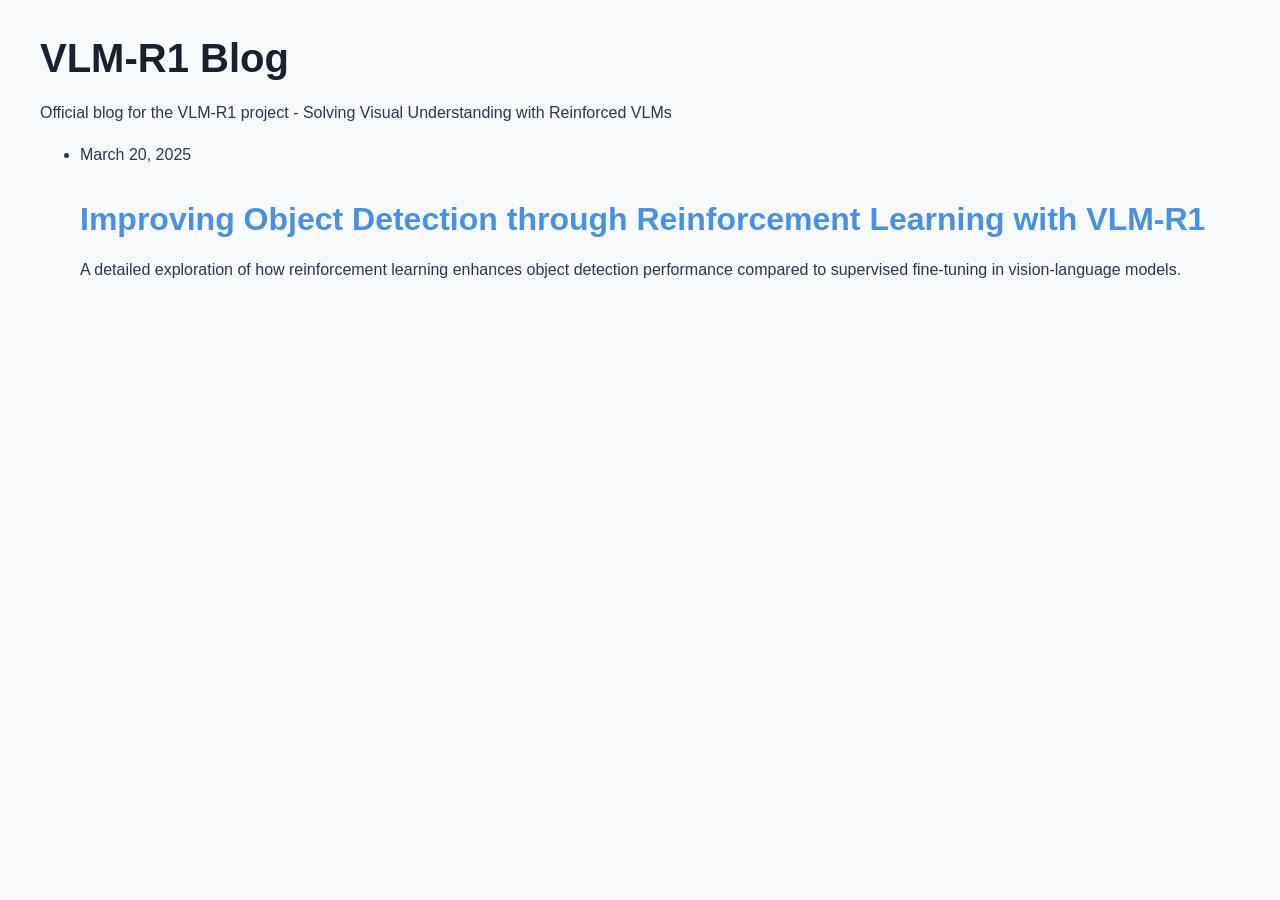
<file: index.html>
<!DOCTYPE html>
<html lang="en">
<head>
    <meta charset="UTF-8">
    <meta name="viewport" content="width=device-width, initial-scale=1.0">
    <title>VLM-R1 Blog</title>
    <link rel="stylesheet" href="css/index-styles.css">
</head>
<body>
    <header>
        <h1>VLM-R1 Blog</h1>
        <p>Official blog for the VLM-R1 project - Solving Visual Understanding with Reinforced VLMs</p>
    </header>

    <main>
        <ul class="blog-list">
            <li>
                <span class="date">March 20, 2025</span>
                <h2><a href="2025_03_20.html">Improving Object Detection through Reinforcement Learning with VLM-R1</a></h2>
                <p>A detailed exploration of how reinforcement learning enhances object detection performance compared to supervised fine-tuning in vision-language models.</p>
            </li>
        </ul>
    </main>
</body>
</html>
</file>
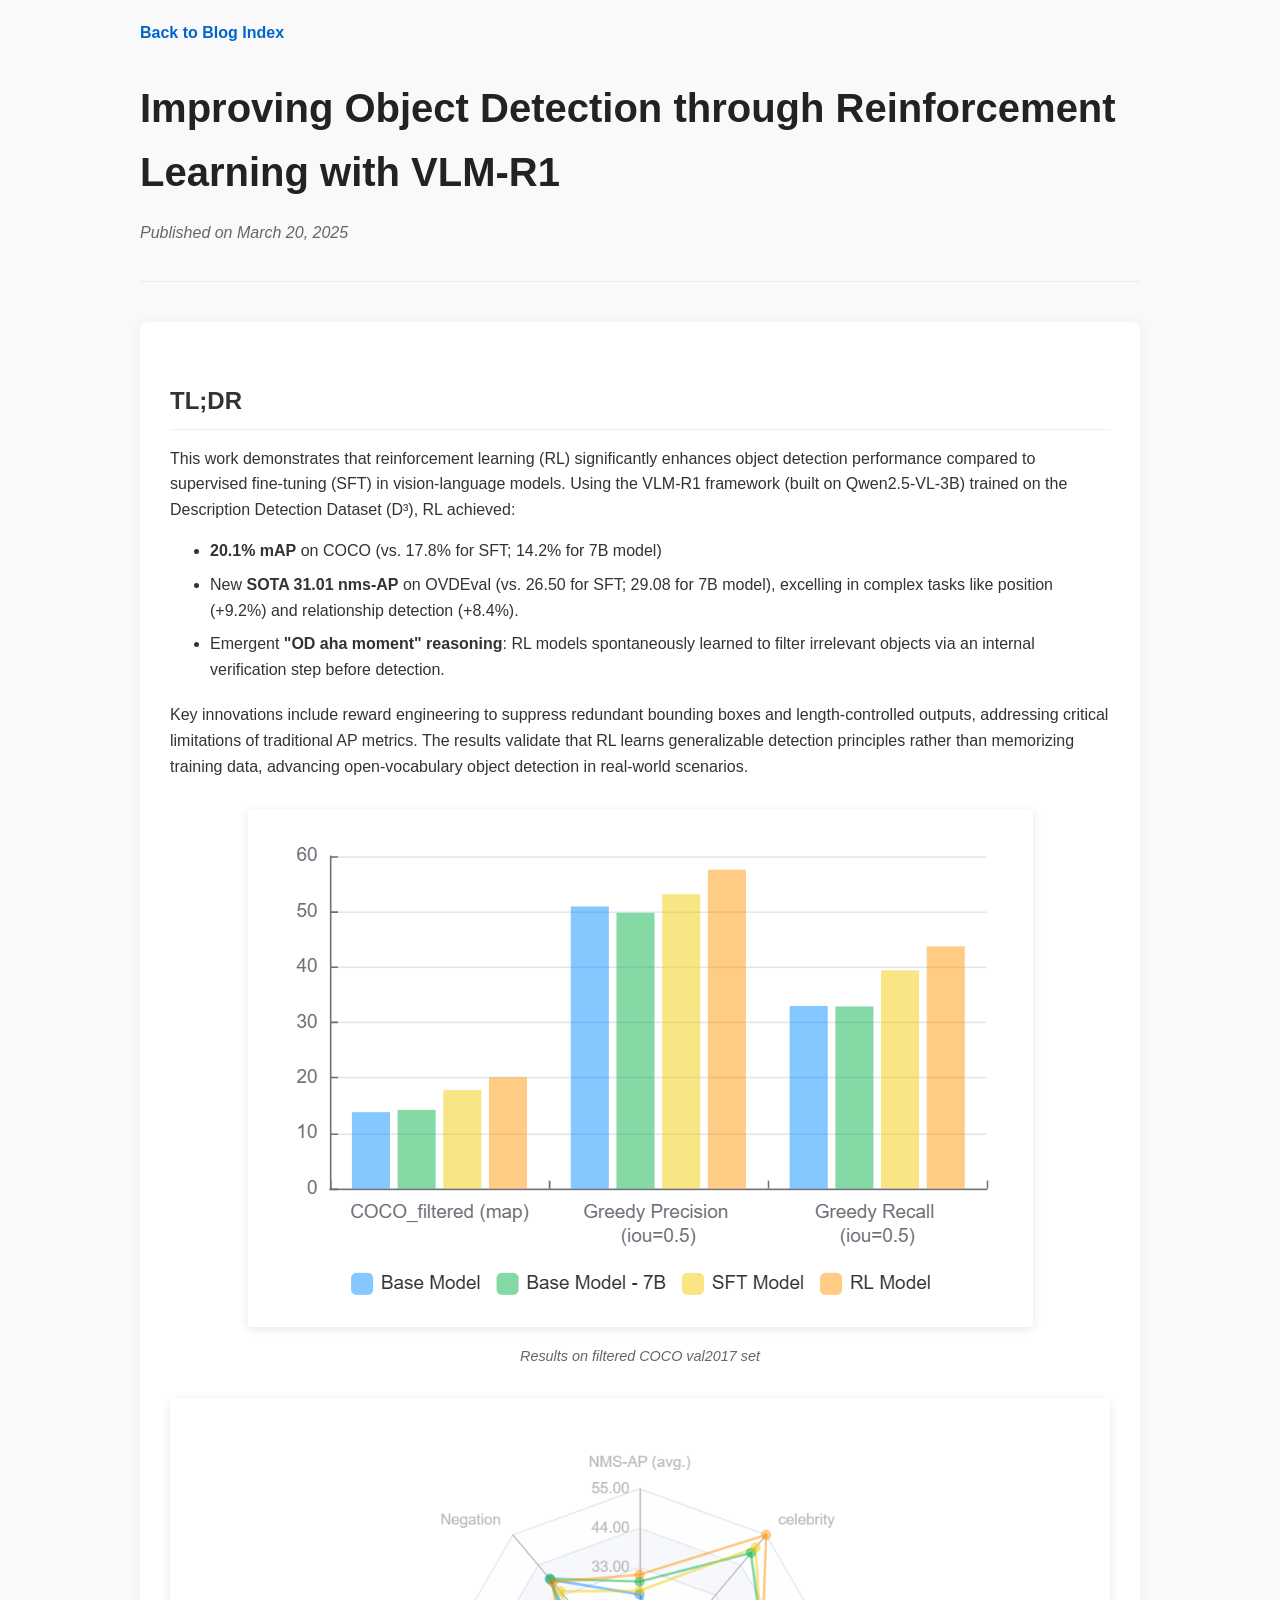
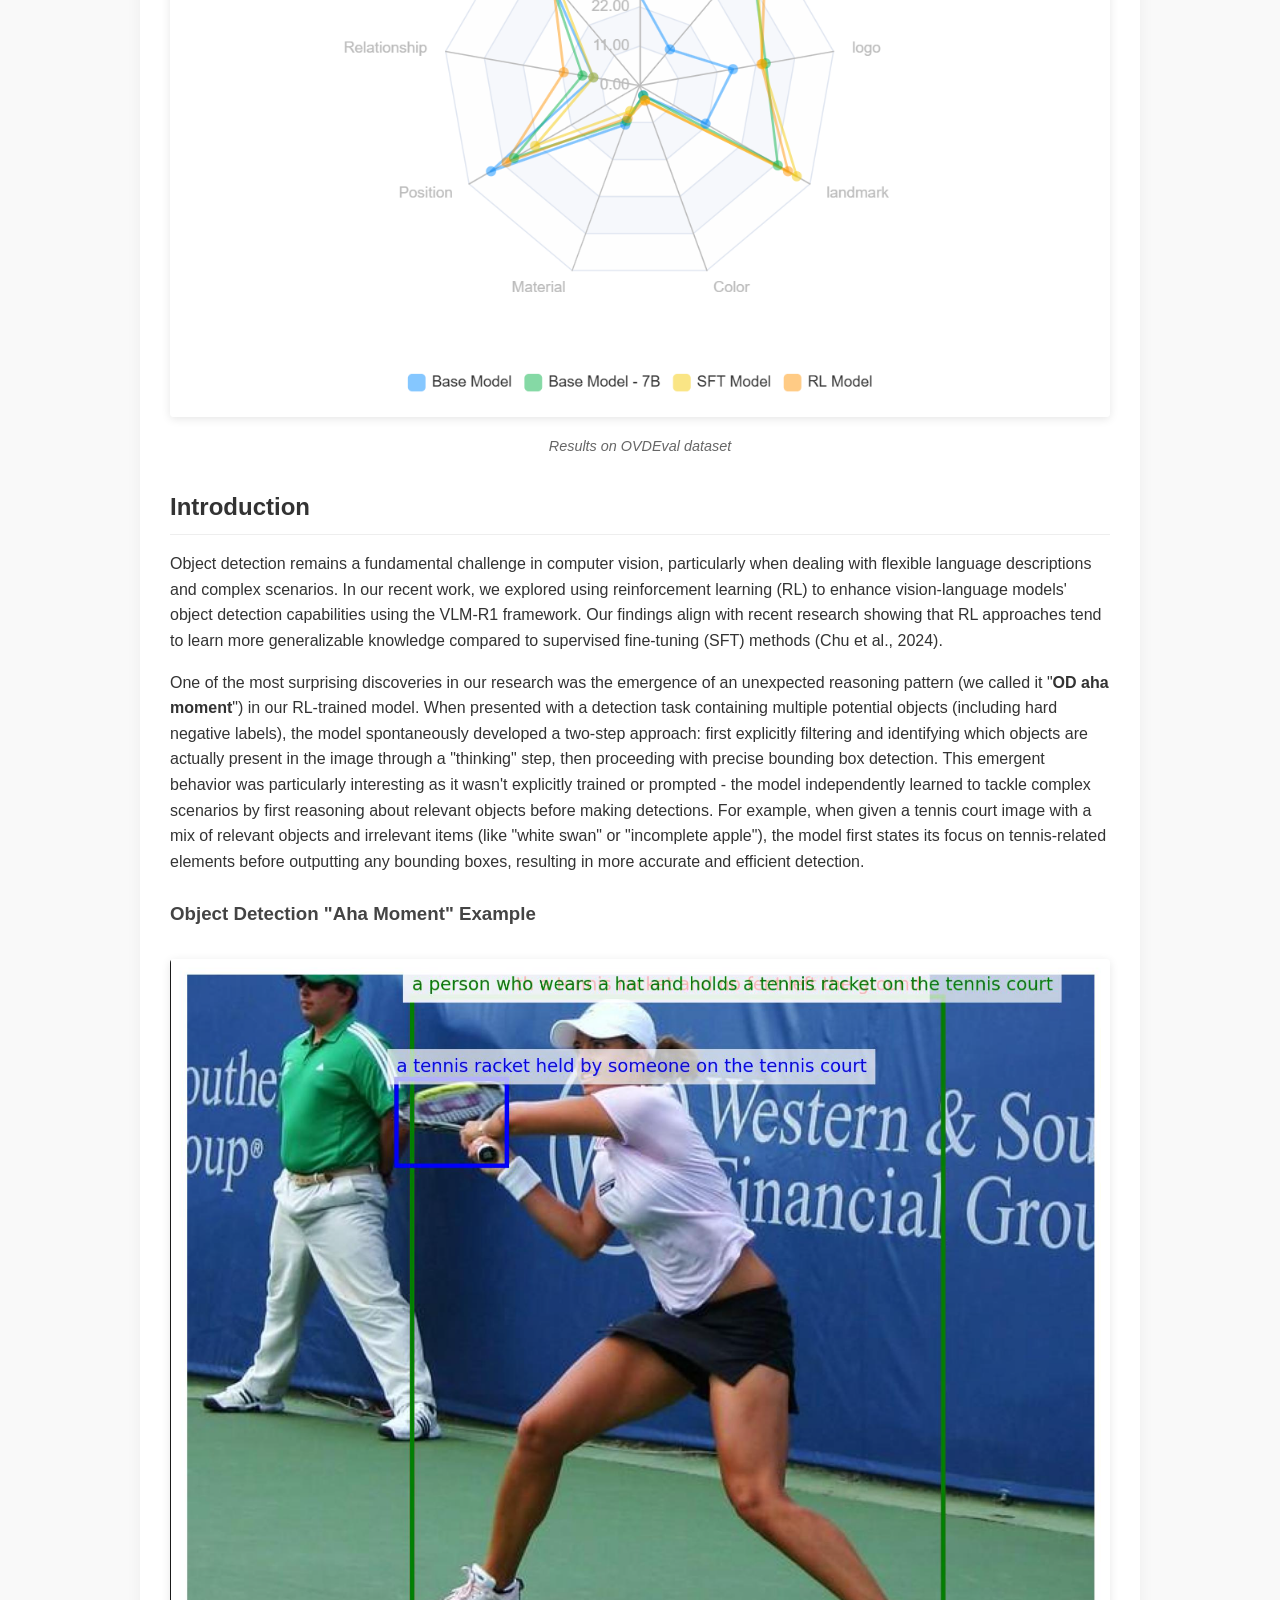
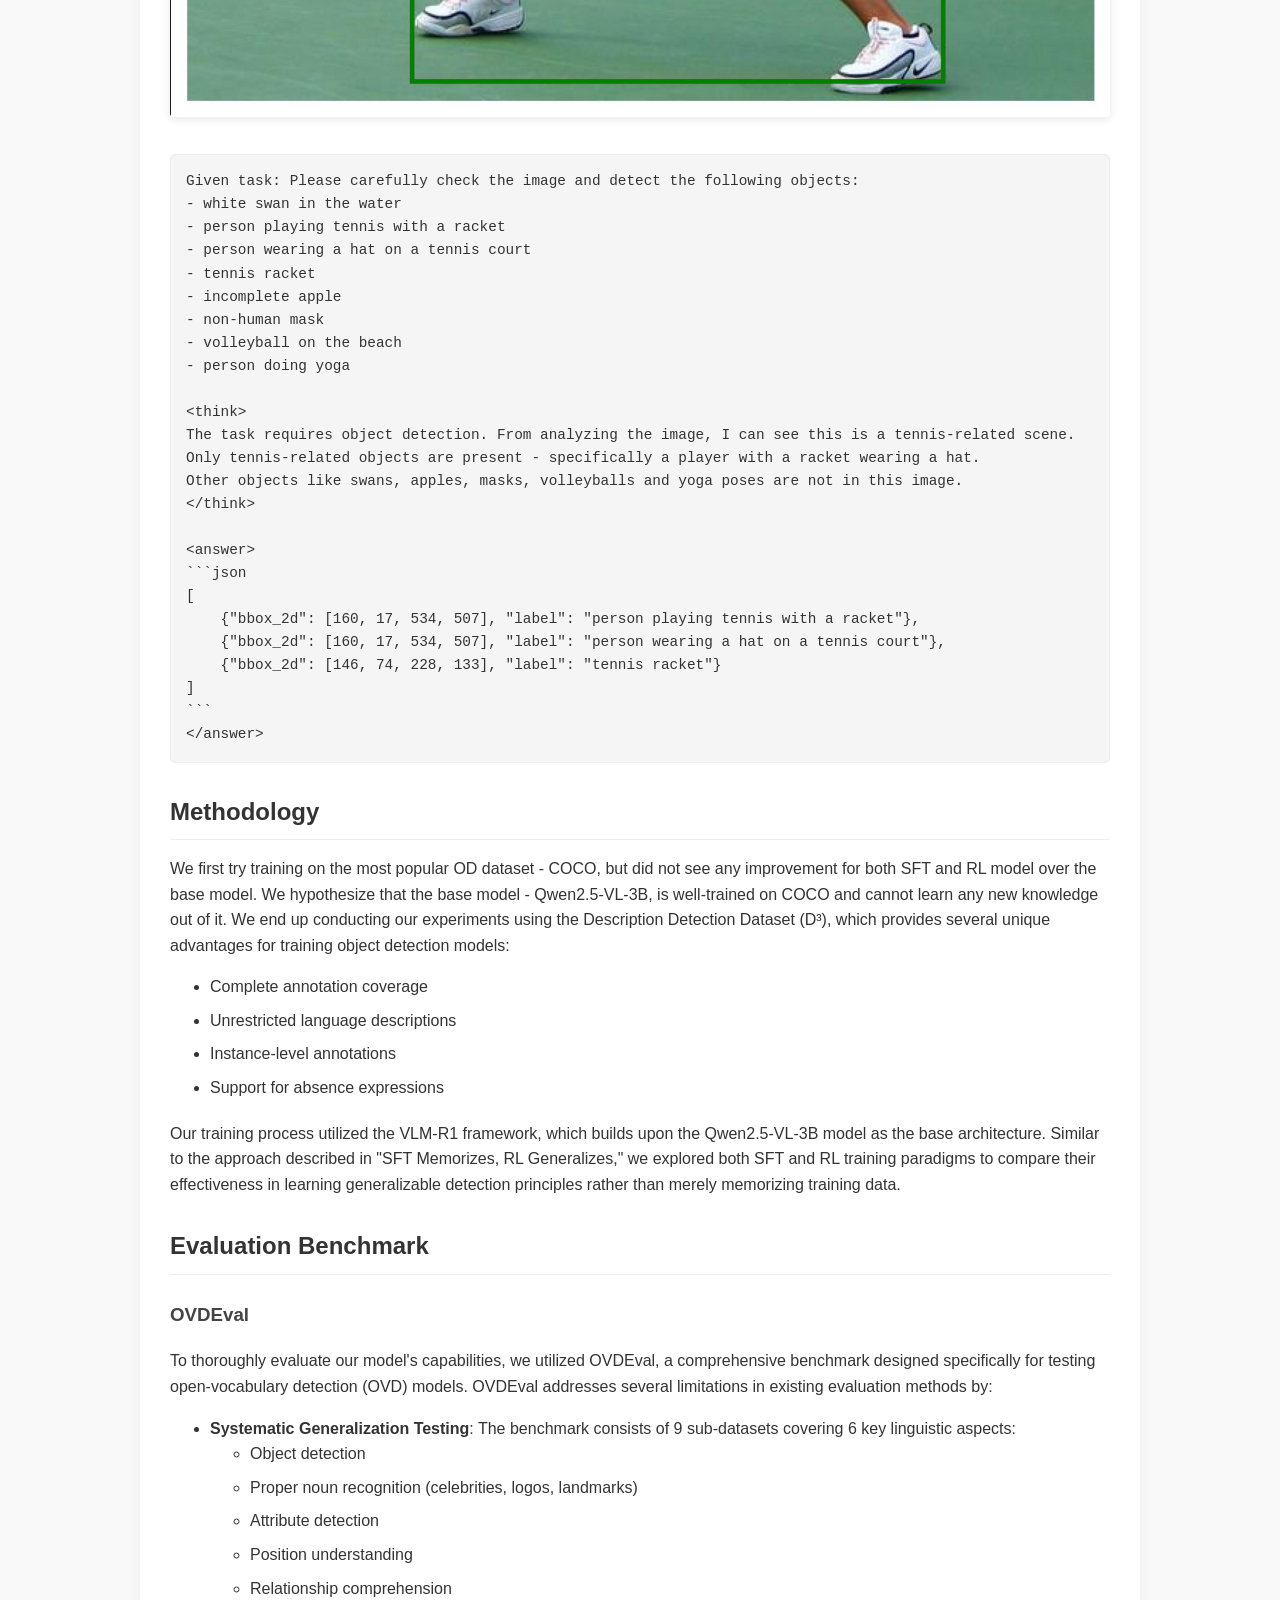
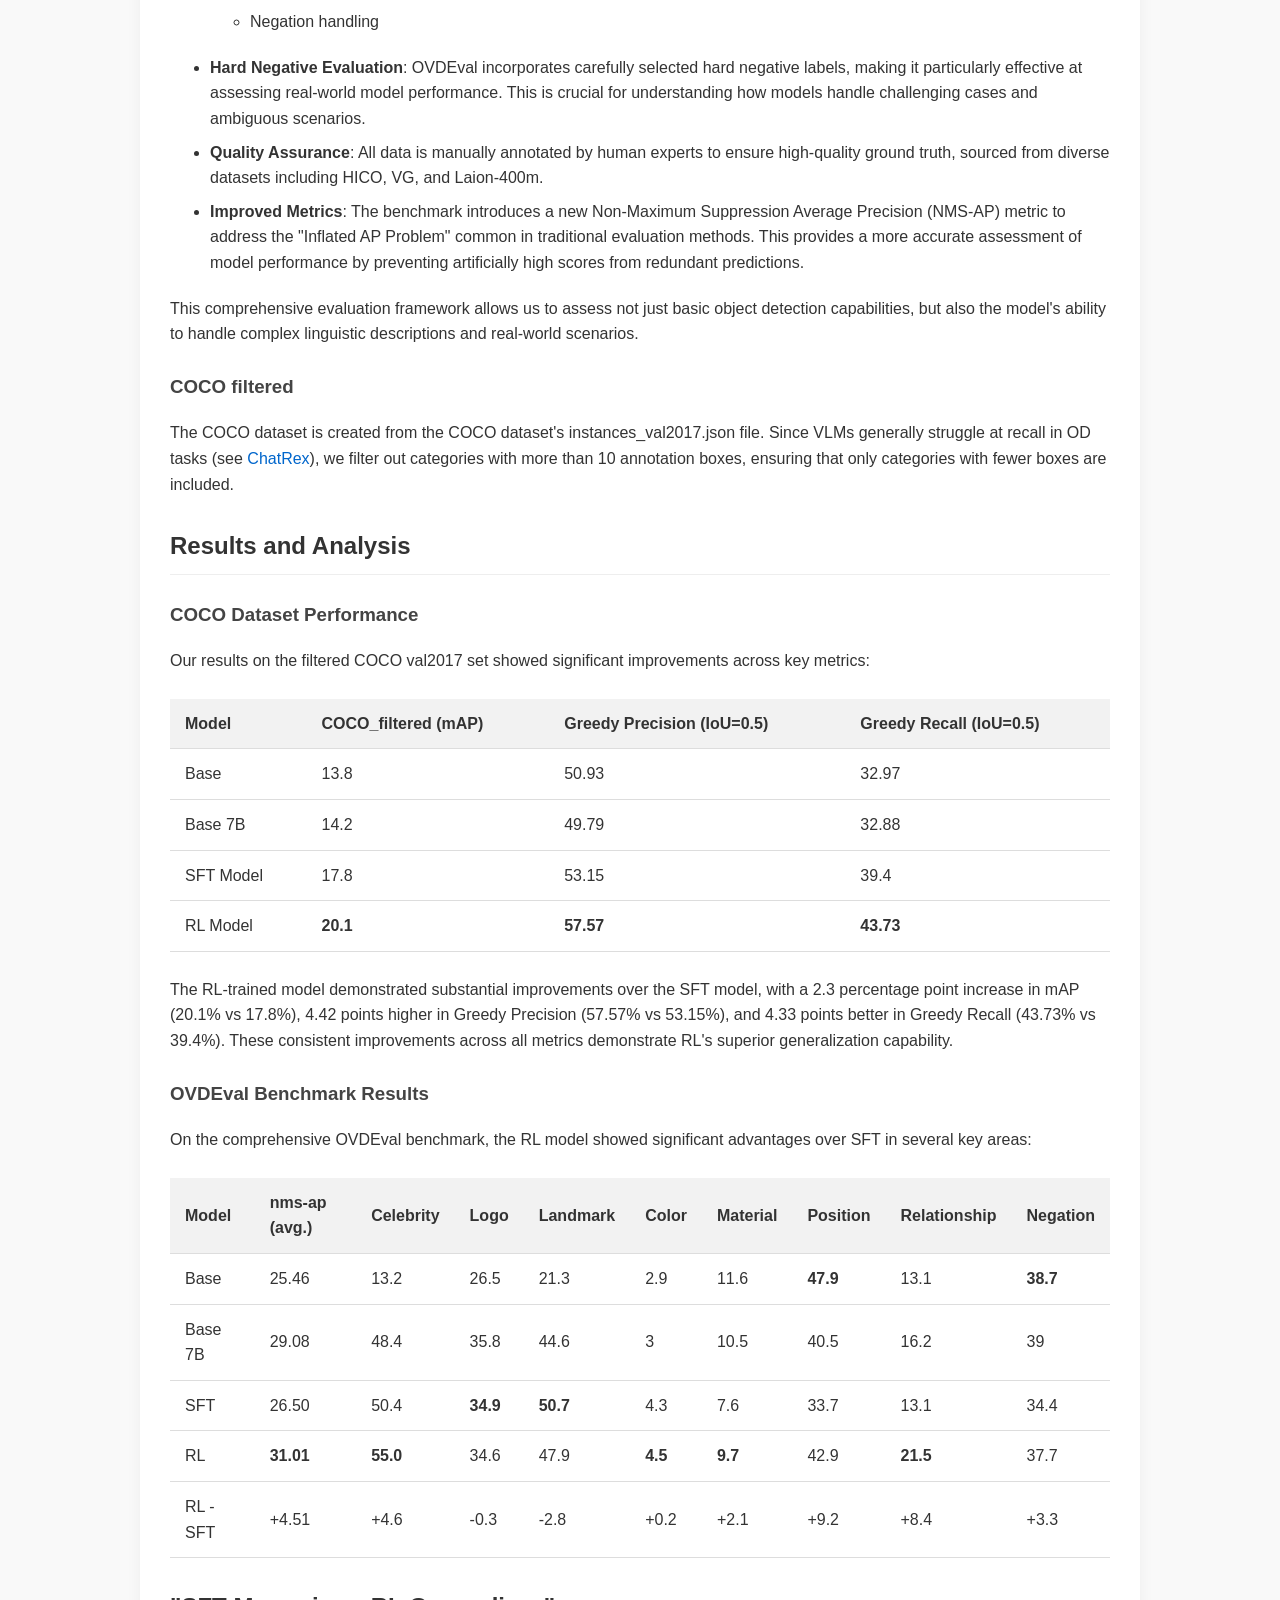
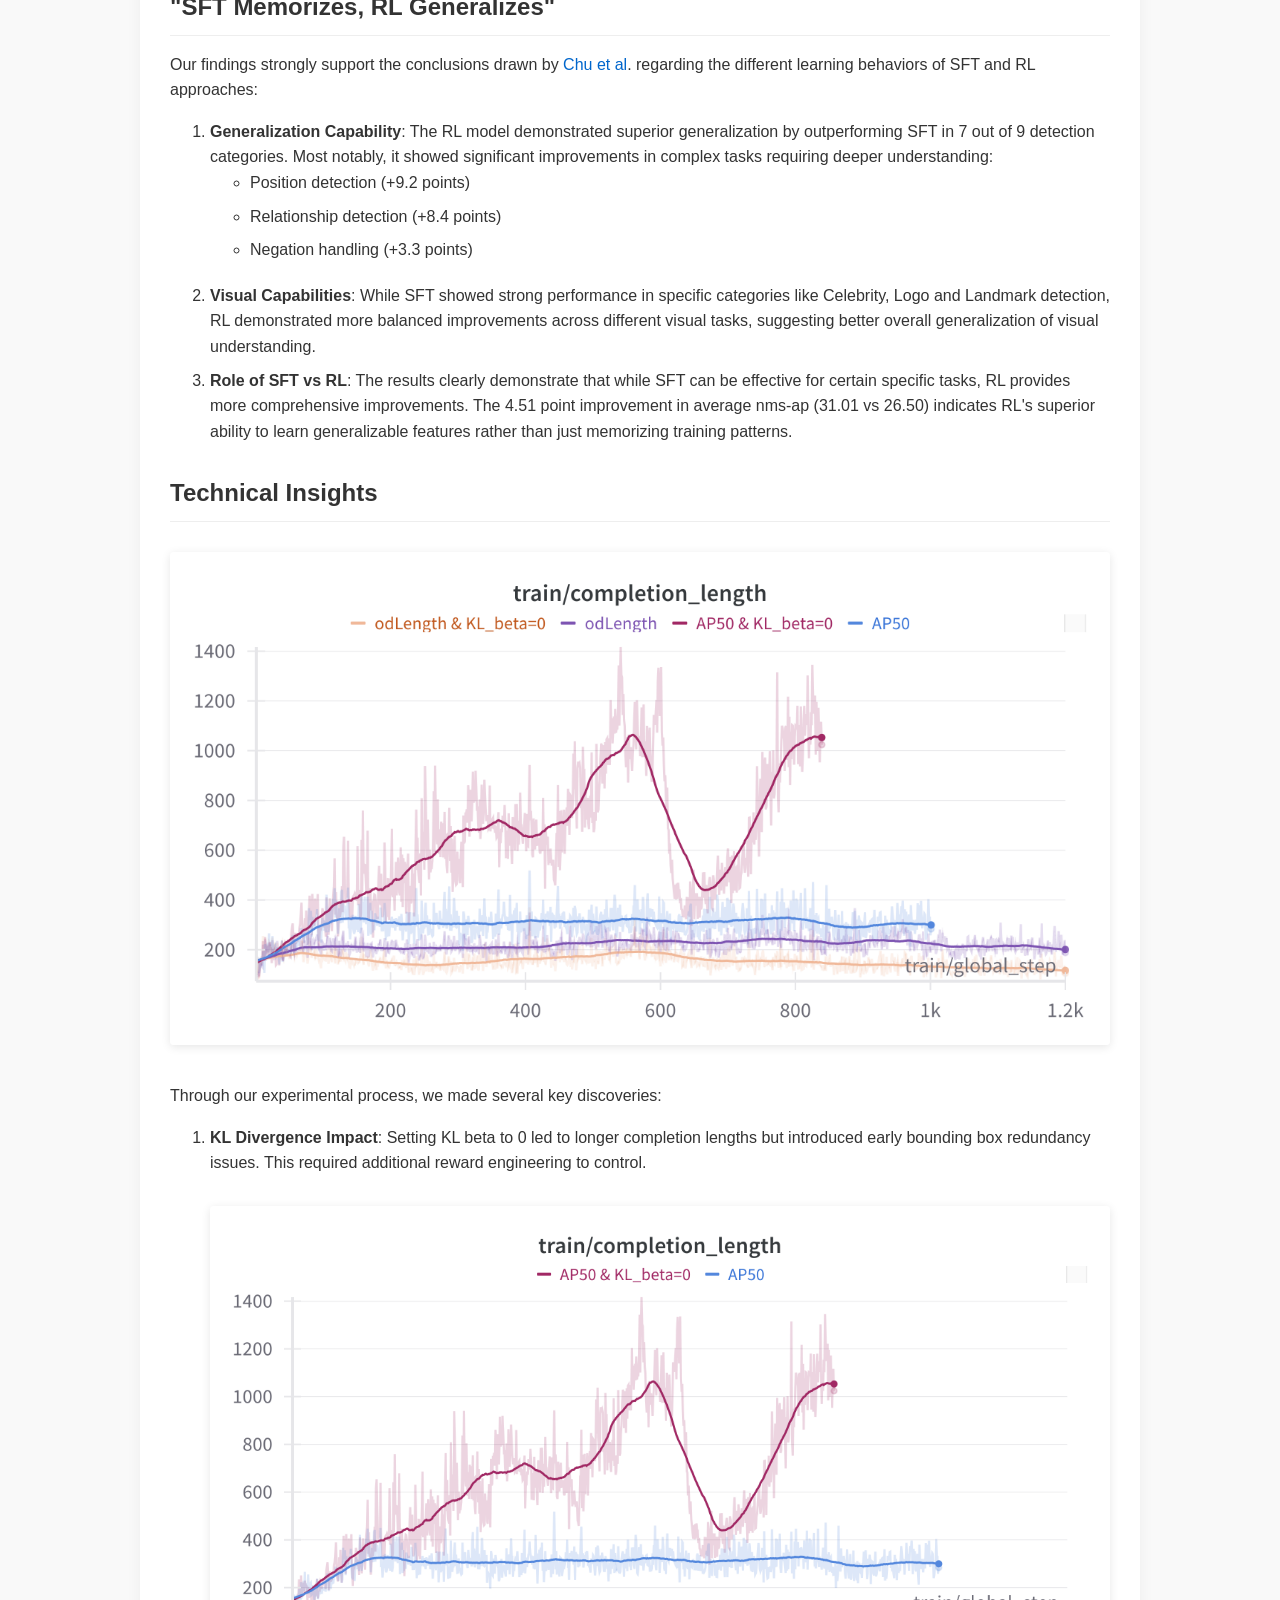
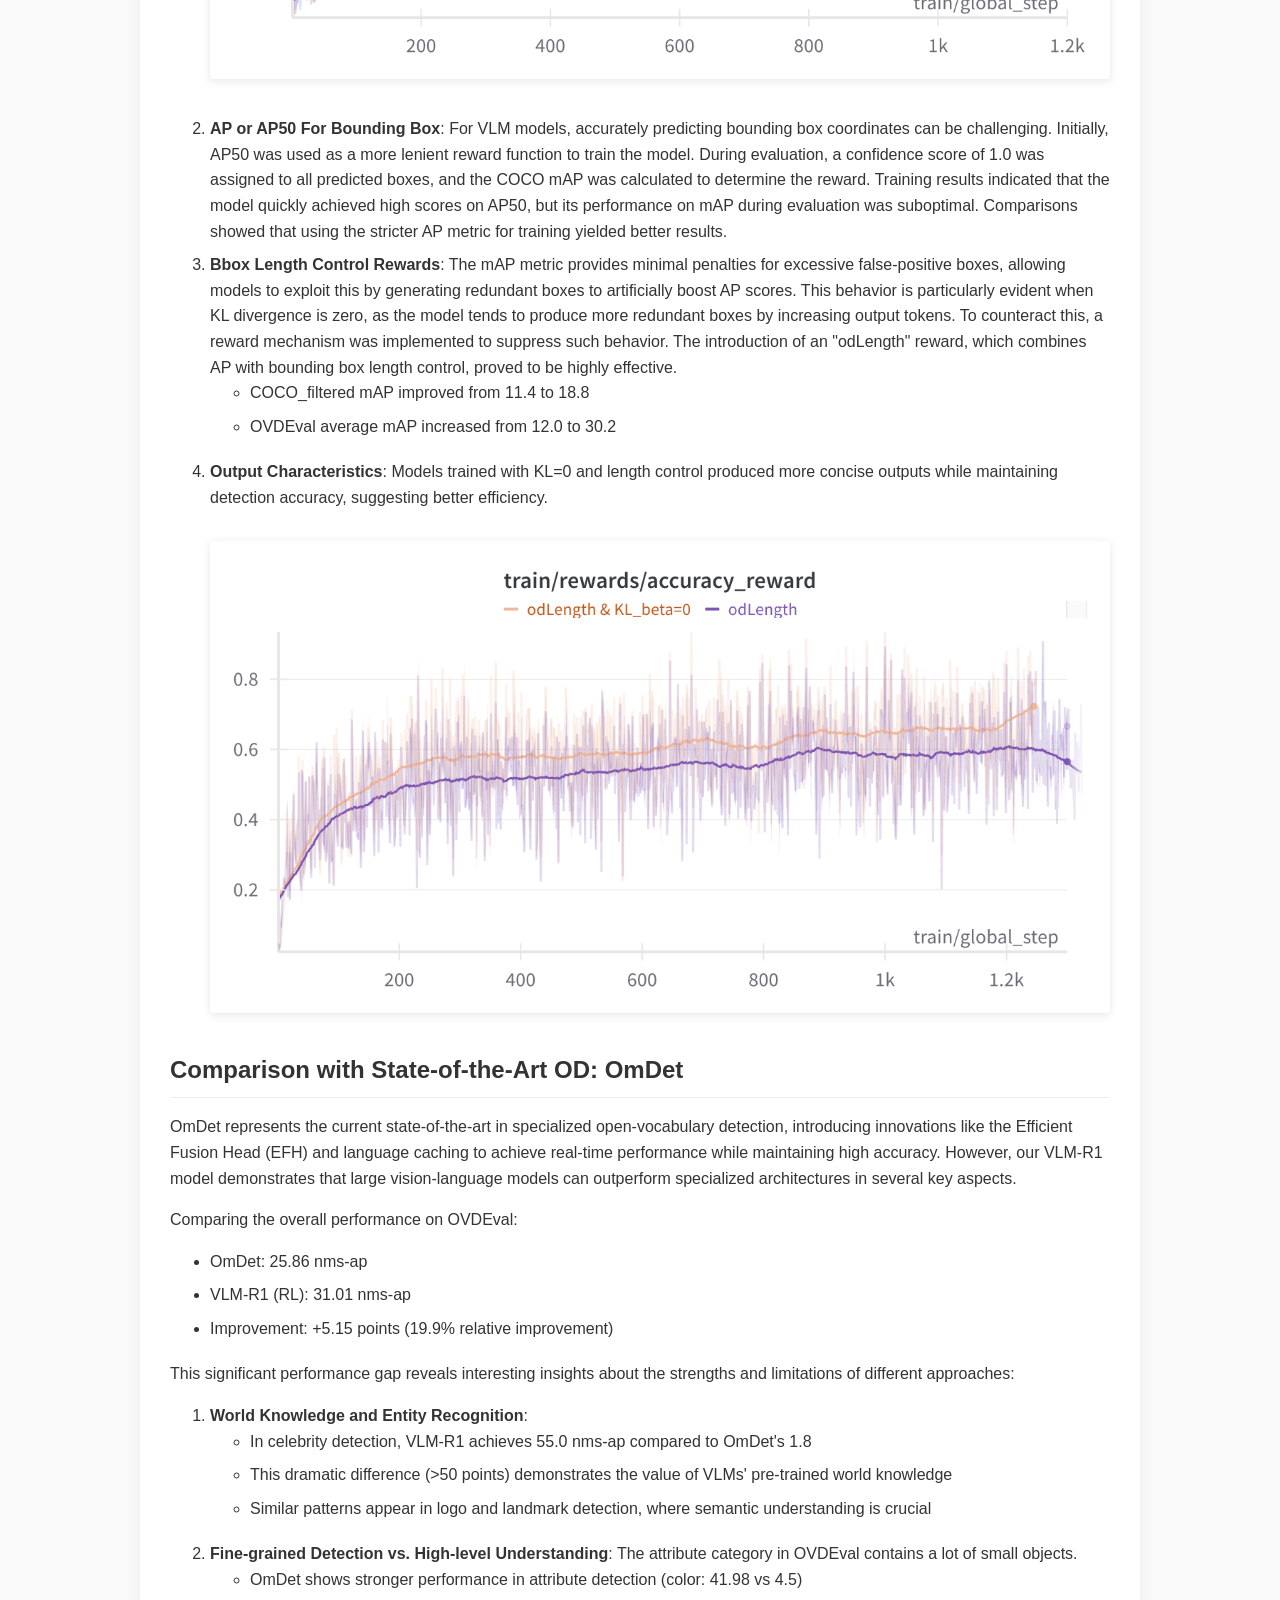
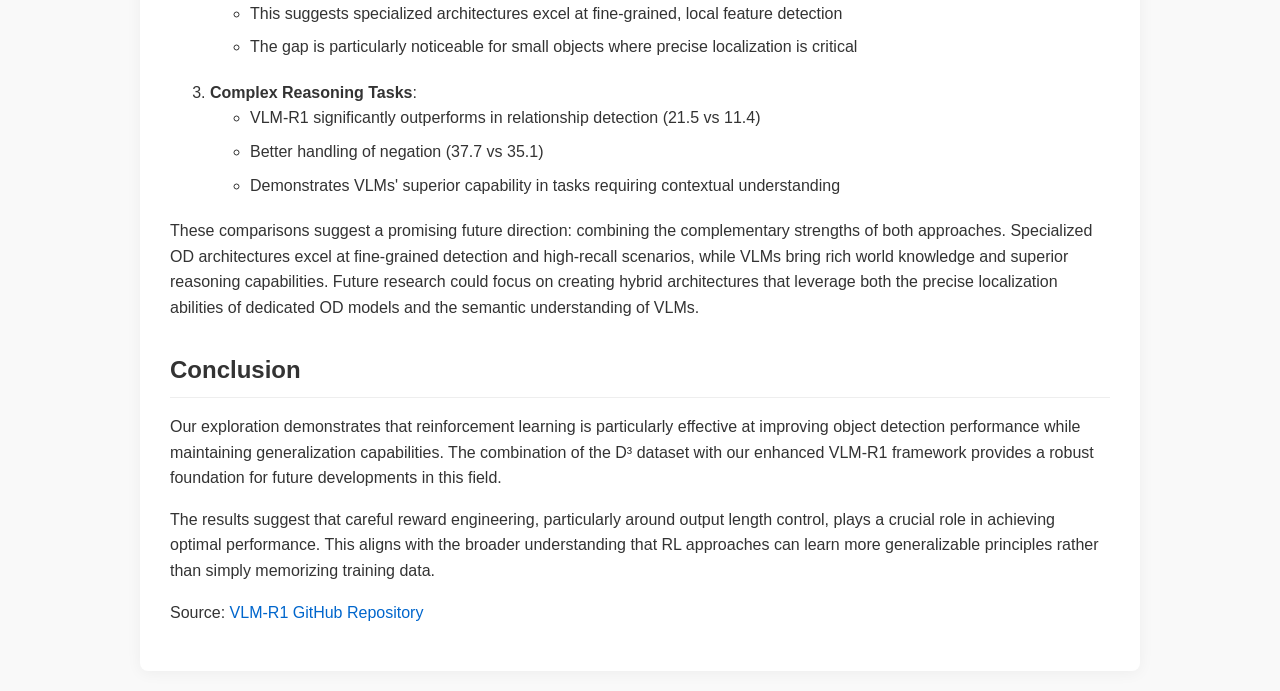
<file: 2025_03_20.html>
<!DOCTYPE html>
<html lang="en">
<head>
    <meta charset="UTF-8">
    <meta name="viewport" content="width=device-width, initial-scale=1.0">
    <title>Improving Object Detection through Reinforcement Learning with VLM-R1</title>
    <link rel="stylesheet" href="css/blog-styles.css">
</head>
<body>
    <nav>
        <a href="index.html">Back to Blog Index</a>
    </nav>
    
    <header>
        <h1>Improving Object Detection through Reinforcement Learning with VLM-R1</h1>
        <p><em>Published on March 20, 2025</em></p>
    </header>

    <main>
        <h2>TL;DR</h2>
        <p>This work demonstrates that reinforcement learning (RL) significantly enhances object detection performance compared to supervised fine-tuning (SFT) in vision-language models. Using the VLM-R1 framework (built on Qwen2.5-VL-3B) trained on the Description Detection Dataset (D³), RL achieved:</p>
        <ul>
            <li><strong>20.1% mAP</strong> on COCO (vs. 17.8% for SFT; 14.2% for 7B model)</li>
            <li>New <strong>SOTA 31.01 nms-AP</strong> on OVDEval (vs. 26.50 for SFT; 29.08 for 7B model), excelling in complex tasks like position (+9.2%) and relationship detection (+8.4%).</li>
            <li>Emergent <strong>"OD aha moment" reasoning</strong>: RL models spontaneously learned to filter irrelevant objects via an internal verification step before detection.</li>
        </ul>

        <p>Key innovations include reward engineering to suppress redundant bounding boxes and length-controlled outputs, addressing critical limitations of traditional AP metrics. The results validate that RL learns generalizable detection principles rather than memorizing training data, advancing open-vocabulary object detection in real-world scenarios.</p>

        <div class="image-container">
            <img src="images/coco_overall.v2.png" alt="COCO results">
            <p><em>Results on filtered COCO val2017 set</em></p>
        </div>

        <div class="image-container">
            <img src="images/ovdeval_overall.v2.png" alt="OVDEval results">
            <p><em>Results on OVDEval dataset</em></p>
        </div>

        <h2>Introduction</h2>
        <p>Object detection remains a fundamental challenge in computer vision, particularly when dealing with flexible language descriptions and complex scenarios. In our recent work, we explored using reinforcement learning (RL) to enhance vision-language models' object detection capabilities using the VLM-R1 framework. Our findings align with recent research showing that RL approaches tend to learn more generalizable knowledge compared to supervised fine-tuning (SFT) methods (Chu et al., 2024).</p>

        <p>One of the most surprising discoveries in our research was the emergence of an unexpected reasoning pattern (we called it "<strong>OD aha moment</strong>") in our RL-trained model. When presented with a detection task containing multiple potential objects (including hard negative labels), the model spontaneously developed a two-step approach: first explicitly filtering and identifying which objects are actually present in the image through a "thinking" step, then proceeding with precise bounding box detection. This emergent behavior was particularly interesting as it wasn't explicitly trained or prompted - the model independently learned to tackle complex scenarios by first reasoning about relevant objects before making detections. For example, when given a tennis court image with a mix of relevant objects and irrelevant items (like "white swan" or "incomplete apple"), the model first states its focus on tennis-related elements before outputting any bounding boxes, resulting in more accurate and efficient detection.</p>

        <h3>Object Detection "Aha Moment" Example</h3>
        <div class="image-container">
            <img src="images/tennis_example.png" alt="Tennis court image example">
        </div>

        <pre><code>Given task: Please carefully check the image and detect the following objects: 
- white swan in the water
- person playing tennis with a racket
- person wearing a hat on a tennis court
- tennis racket
- incomplete apple
- non-human mask
- volleyball on the beach
- person doing yoga

&lt;think&gt;
The task requires object detection. From analyzing the image, I can see this is a tennis-related scene. 
Only tennis-related objects are present - specifically a player with a racket wearing a hat. 
Other objects like swans, apples, masks, volleyballs and yoga poses are not in this image.
&lt;/think&gt;

&lt;answer&gt;
```json
[
    {"bbox_2d": [160, 17, 534, 507], "label": "person playing tennis with a racket"},
    {"bbox_2d": [160, 17, 534, 507], "label": "person wearing a hat on a tennis court"},
    {"bbox_2d": [146, 74, 228, 133], "label": "tennis racket"}
]
```
&lt;/answer&gt;</code></pre>

        <h2>Methodology</h2>
        <p>We first try training on the most popular OD dataset - COCO, but did not see any improvement for both SFT and RL model over the base model. We hypothesize that the base model - Qwen2.5-VL-3B, is well-trained on COCO and cannot learn any new knowledge out of it. We end up conducting our experiments using the Description Detection Dataset (D³), which provides several unique advantages for training object detection models:</p>
        
        <ul>
            <li>Complete annotation coverage</li>
            <li>Unrestricted language descriptions</li>
            <li>Instance-level annotations</li>
            <li>Support for absence expressions</li>
        </ul>

        <p>Our training process utilized the VLM-R1 framework, which builds upon the Qwen2.5-VL-3B model as the base architecture. Similar to the approach described in "SFT Memorizes, RL Generalizes," we explored both SFT and RL training paradigms to compare their effectiveness in learning generalizable detection principles rather than merely memorizing training data.</p>

        <h2>Evaluation Benchmark</h2>
        <h3>OVDEval</h3>
        <p>To thoroughly evaluate our model's capabilities, we utilized OVDEval, a comprehensive benchmark designed specifically for testing open-vocabulary detection (OVD) models. OVDEval addresses several limitations in existing evaluation methods by:</p>
        
        <ul>
            <li><strong>Systematic Generalization Testing</strong>: The benchmark consists of 9 sub-datasets covering 6 key linguistic aspects:
                <ul>
                    <li>Object detection</li>
                    <li>Proper noun recognition (celebrities, logos, landmarks)</li>
                    <li>Attribute detection</li>
                    <li>Position understanding</li>
                    <li>Relationship comprehension</li>
                    <li>Negation handling</li>
                </ul>
            </li>
            <li><strong>Hard Negative Evaluation</strong>: OVDEval incorporates carefully selected hard negative labels, making it particularly effective at assessing real-world model performance. This is crucial for understanding how models handle challenging cases and ambiguous scenarios.</li>
            <li><strong>Quality Assurance</strong>: All data is manually annotated by human experts to ensure high-quality ground truth, sourced from diverse datasets including HICO, VG, and Laion-400m.</li>
            <li><strong>Improved Metrics</strong>: The benchmark introduces a new Non-Maximum Suppression Average Precision (NMS-AP) metric to address the "Inflated AP Problem" common in traditional evaluation methods. This provides a more accurate assessment of model performance by preventing artificially high scores from redundant predictions.</li>
        </ul>

        <p>This comprehensive evaluation framework allows us to assess not just basic object detection capabilities, but also the model's ability to handle complex linguistic descriptions and real-world scenarios.</p>

        <h3>COCO filtered</h3>
        <p>The COCO dataset is created from the COCO dataset's instances_val2017.json file. Since VLMs generally struggle at recall in OD tasks (see <a href="https://arxiv.org/pdf/2411.18363">ChatRex</a>), we filter out categories with more than 10 annotation boxes, ensuring that only categories with fewer boxes are included.</p>

        <h2>Results and Analysis</h2>
        <h3>COCO Dataset Performance</h3>
        <p>Our results on the filtered COCO val2017 set showed significant improvements across key metrics:</p>

        <table>
            <thead>
                <tr>
                    <th>Model</th>
                    <th>COCO_filtered (mAP)</th>
                    <th>Greedy Precision (IoU=0.5)</th>
                    <th>Greedy Recall (IoU=0.5)</th>
                </tr>
            </thead>
            <tbody>
                <tr>
                    <td>Base</td>
                    <td>13.8</td>
                    <td>50.93</td>
                    <td>32.97</td>
                </tr>
                <tr>
                    <td>Base 7B</td>
                    <td>14.2</td>
                    <td>49.79</td>
                    <td>32.88</td>
                </tr>
                <tr>
                    <td>SFT Model</td>
                    <td>17.8</td>
                    <td>53.15</td>
                    <td>39.4</td>
                </tr>
                <tr>
                    <td>RL Model</td>
                    <td><strong>20.1</strong></td>
                    <td><strong>57.57</strong></td>
                    <td><strong>43.73</strong></td>
                </tr>
            </tbody>
        </table>

        <p>The RL-trained model demonstrated substantial improvements over the SFT model, with a 2.3 percentage point increase in mAP (20.1% vs 17.8%), 4.42 points higher in Greedy Precision (57.57% vs 53.15%), and 4.33 points better in Greedy Recall (43.73% vs 39.4%). These consistent improvements across all metrics demonstrate RL's superior generalization capability.</p>

        <h3>OVDEval Benchmark Results</h3>
        <p>On the comprehensive OVDEval benchmark, the RL model showed significant advantages over SFT in several key areas:</p>

        <table>
            <thead>
                <tr>
                    <th>Model</th>
                    <th><strong>nms-ap (avg.)</strong></th>
                    <th>Celebrity</th>
                    <th>Logo</th>
                    <th>Landmark</th>
                    <th>Color</th>
                    <th>Material</th>
                    <th>Position</th>
                    <th>Relationship</th>
                    <th>Negation</th>
                </tr>
            </thead>
            <tbody>
                <tr>
                    <td>Base</td>
                    <td>25.46</td>
                    <td>13.2</td>
                    <td>26.5</td>
                    <td>21.3</td>
                    <td>2.9</td>
                    <td>11.6</td>
                    <td><strong>47.9</strong></td>
                    <td>13.1</td>
                    <td><strong>38.7</strong></td>
                </tr>
                <tr>
                    <td>Base 7B</td>
                    <td>29.08</td>
                    <td>48.4</td>
                    <td>35.8</td>
                    <td>44.6</td>
                    <td>3</td>
                    <td>10.5</td>
                    <td>40.5</td>
                    <td>16.2</td>
                    <td>39</td>
                </tr>
                <tr>
                    <td>SFT</td>
                    <td>26.50</td>
                    <td>50.4</td>
                    <td><strong>34.9</strong></td>
                    <td><strong>50.7</strong></td>
                    <td>4.3</td>
                    <td>7.6</td>
                    <td>33.7</td>
                    <td>13.1</td>
                    <td>34.4</td>
                </tr>
                <tr>
                    <td>RL</td>
                    <td><strong>31.01</strong></td>
                    <td><strong>55.0</strong></td>
                    <td>34.6</td>
                    <td>47.9</td>
                    <td><strong>4.5</strong></td>
                    <td><strong>9.7</strong></td>
                    <td>42.9</td>
                    <td><strong>21.5</strong></td>
                    <td>37.7</td>
                </tr>
                <tr>
                    <td>RL - SFT</td>
                    <td>+4.51</td>
                    <td>+4.6</td>
                    <td>-0.3</td>
                    <td>-2.8</td>
                    <td>+0.2</td>
                    <td>+2.1</td>
                    <td>+9.2</td>
                    <td>+8.4</td>
                    <td>+3.3</td>
                </tr>
            </tbody>
        </table>

        <h2>"SFT Memorizes, RL Generalizes"</h2>
        <p>Our findings strongly support the conclusions drawn by <a href="https://arxiv.org/pdf/2501.17161">Chu et al</a>. regarding the different learning behaviors of SFT and RL approaches:</p>

        <ol>
            <li><strong>Generalization Capability</strong>: The RL model demonstrated superior generalization by outperforming SFT in 7 out of 9 detection categories. Most notably, it showed significant improvements in complex tasks requiring deeper understanding:
                <ul>
                    <li>Position detection (+9.2 points)</li>
                    <li>Relationship detection (+8.4 points)</li>
                    <li>Negation handling (+3.3 points)</li>
                </ul>
            </li>
            <li><strong>Visual Capabilities</strong>: While SFT showed strong performance in specific categories like Celebrity, Logo and Landmark detection, RL demonstrated more balanced improvements across different visual tasks, suggesting better overall generalization of visual understanding.</li>
            <li><strong>Role of SFT vs RL</strong>: The results clearly demonstrate that while SFT can be effective for certain specific tasks, RL provides more comprehensive improvements. The 4.51 point improvement in average nms-ap (31.01 vs 26.50) indicates RL's superior ability to learn generalizable features rather than just memorizing training patterns.</li>
        </ol>

        <h2>Technical Insights</h2>
        <div class="image-container">
            <img src="images/all_completion_length.png" alt="Completion length chart">
        </div>

        <p>Through our experimental process, we made several key discoveries:</p>

        <ol>
            <li><strong>KL Divergence Impact</strong>: Setting KL beta to 0 led to longer completion lengths but introduced early bounding box redundancy issues. This required additional reward engineering to control.
                <div class="image-container">
                    <img src="images/AP50kl0-AP50.png" alt="AP50kl0-AP50 chart">
                </div>
            </li>
            <li><strong>AP or AP50 For Bounding Box</strong>: For VLM models, accurately predicting bounding box coordinates can be challenging. Initially, AP50 was used as a more lenient reward function to train the model. During evaluation, a confidence score of 1.0 was assigned to all predicted boxes, and the COCO mAP was calculated to determine the reward. Training results indicated that the model quickly achieved high scores on AP50, but its performance on mAP during evaluation was suboptimal. Comparisons showed that using the stricter AP metric for training yielded better results.</li>
            <li><strong>Bbox Length Control Rewards</strong>: The mAP metric provides minimal penalties for excessive false-positive boxes, allowing models to exploit this by generating redundant boxes to artificially boost AP scores. This behavior is particularly evident when KL divergence is zero, as the model tends to produce more redundant boxes by increasing output tokens. To counteract this, a reward mechanism was implemented to suppress such behavior. The introduction of an "odLength" reward, which combines AP with bounding box length control, proved to be highly effective.
                <ul>
                    <li>COCO_filtered mAP improved from 11.4 to 18.8</li>
                    <li>OVDEval average mAP increased from 12.0 to 30.2</li>
                </ul>
            </li>
            <li><strong>Output Characteristics</strong>: Models trained with KL=0 and length control produced more concise outputs while maintaining detection accuracy, suggesting better efficiency.
                <div class="image-container">
                    <img src="images/W&B Chart 2025_3_19 15_27_45.png" alt="W&B Chart">
                </div>
            </li>
        </ol>

        <h2>Comparison with State-of-the-Art OD: OmDet</h2>
        <p>OmDet represents the current state-of-the-art in specialized open-vocabulary detection, introducing innovations like the Efficient Fusion Head (EFH) and language caching to achieve real-time performance while maintaining high accuracy. However, our VLM-R1 model demonstrates that large vision-language models can outperform specialized architectures in several key aspects.</p>

        <p>Comparing the overall performance on OVDEval:</p>
        <ul>
            <li>OmDet: 25.86 nms-ap</li>
            <li>VLM-R1 (RL): 31.01 nms-ap</li>
            <li>Improvement: +5.15 points (19.9% relative improvement)</li>
        </ul>

        <p>This significant performance gap reveals interesting insights about the strengths and limitations of different approaches:</p>

        <ol>
            <li><strong>World Knowledge and Entity Recognition</strong>:
                <ul>
                    <li>In celebrity detection, VLM-R1 achieves 55.0 nms-ap compared to OmDet's 1.8</li>
                    <li>This dramatic difference (>50 points) demonstrates the value of VLMs' pre-trained world knowledge</li>
                    <li>Similar patterns appear in logo and landmark detection, where semantic understanding is crucial</li>
                </ul>
            </li>
            <li><strong>Fine-grained Detection vs. High-level Understanding</strong>: The attribute category in OVDEval contains a lot of small objects.
                <ul>
                    <li>OmDet shows stronger performance in attribute detection (color: 41.98 vs 4.5)</li>
                    <li>This suggests specialized architectures excel at fine-grained, local feature detection</li>
                    <li>The gap is particularly noticeable for small objects where precise localization is critical</li>
                </ul>
            </li>
            <li><strong>Complex Reasoning Tasks</strong>:
                <ul>
                    <li>VLM-R1 significantly outperforms in relationship detection (21.5 vs 11.4)</li>
                    <li>Better handling of negation (37.7 vs 35.1)</li>
                    <li>Demonstrates VLMs' superior capability in tasks requiring contextual understanding</li>
                </ul>
            </li>
        </ol>

        <p>These comparisons suggest a promising future direction: combining the complementary strengths of both approaches. Specialized OD architectures excel at fine-grained detection and high-recall scenarios, while VLMs bring rich world knowledge and superior reasoning capabilities. Future research could focus on creating hybrid architectures that leverage both the precise localization abilities of dedicated OD models and the semantic understanding of VLMs.</p>

        <h2>Conclusion</h2>
        <p>Our exploration demonstrates that reinforcement learning is particularly effective at improving object detection performance while maintaining generalization capabilities. The combination of the D³ dataset with our enhanced VLM-R1 framework provides a robust foundation for future developments in this field.</p>

        <p>The results suggest that careful reward engineering, particularly around output length control, plays a crucial role in achieving optimal performance. This aligns with the broader understanding that RL approaches can learn more generalizable principles rather than simply memorizing training data.</p>

        <p>Source: <a href="https://github.com/om-ai-lab/VLM-R1">VLM-R1 GitHub Repository</a></p>
    </main>
</body>
</html>
</file>
<file: css/index-styles.css>
body {
    font-family: 'Inter', -apple-system, BlinkMacSystemFont, 'Segoe UI', Roboto, sans-serif;
    line-height: 1.6;
    color: #2d3748;
    background-color: #f8f9fa;
    max-width: 1200px;
    margin: 0 auto;
    padding: 0 1.5rem;
    text-rendering: optimizeLegibility;
    -webkit-font-smoothing: antialiased;
    -moz-osx-font-smoothing: grayscale;
  }
  
  .container {
    max-width: 900px;
    margin: 2rem auto;
    padding: 2rem;
    background-color: white;
    border-radius: 8px;
    box-shadow: 0 2px 10px rgba(0, 0, 0, 0.05);
  }
  
  h1, h2, h3, h4, h5, h6 {
    color: #1a202c;
    margin-top: 2rem;
    margin-bottom: 1rem;
    font-weight: 600;
    line-height: 1.3;
  }
  
  h1 {
    font-size: 2.5rem;
  }
  
  h2 {
    font-size: 2rem;
  }
  
  h3 {
    font-size: 1.75rem;
  }
  
  a {
    color: #4a90e2;
    text-decoration: none;
    transition: color 0.2s ease;
    outline: none;
  }
  
  a:hover, a:focus {
    color: #357abd;
    text-decoration: underline;
  }
  
  @media (max-width: 768px) {
    body {
      padding: 0 1rem;
    }
    
    .container {
      padding: 1.5rem;
      margin: 1rem auto;
    }
  }
  
  @media (prefers-color-scheme: dark) {
    body {
      background-color: #1a202c;
      color: #e2e8f0;
    }
    
    .container {
      background-color: #2d3748;
      box-shadow: 0 2px 10px rgba(0, 0, 0, 0.2);
    }
    
    h1, h2, h3, h4, h5, h6 {
      color: #f7fafc;
    }
    
    a {
      color: #63b3ed;
    }
    
    a:hover, a:focus {
      color: #90cdf4;
    }
  }
</file>
<file: css/blog-styles.css>
/* General styles */
body {
    font-family: 'Segoe UI', Tahoma, Geneva, Verdana, sans-serif;
    line-height: 1.6;
    color: #333;
    max-width: 1000px;
    margin: 0 auto;
    padding: 20px;
    background-color: #f9f9f9;
}

/* Navigation */
nav {
    margin-bottom: 30px;
}

nav a {
    text-decoration: none;
    color: #0066cc;
    font-weight: bold;
}

nav a:hover {
    text-decoration: underline;
}

/* Header */
header {
    margin-bottom: 40px;
    border-bottom: 1px solid #eaeaea;
    padding-bottom: 20px;
}

header h1 {
    font-size: 2.5em;
    margin-bottom: 10px;
    color: #222;
}

header p {
    font-size: 1em;
    color: #666;
}

/* Main content */
main {
    background-color: white;
    padding: 30px;
    border-radius: 8px;
    box-shadow: 0 2px 15px rgba(0, 0, 0, 0.05);
}

h2 {
    margin-top: 30px;
    margin-bottom: 15px;
    padding-bottom: 8px;
    border-bottom: 1px solid #eee;
    color: #333;
}

h3 {
    margin-top: 25px;
    color: #444;
}

/* Images */
.image-container {
    margin: 30px 0;
    text-align: center;
}

.image-container img {
    max-width: 100%;
    border-radius: 4px;
    box-shadow: 0 2px 10px rgba(0, 0, 0, 0.1);
}

.image-container p {
    margin-top: 10px;
    font-size: 0.9em;
    color: #666;
}

/* Lists */
ul, ol {
    margin-bottom: 20px;
}

li {
    margin-bottom: 8px;
}

/* Tables */
table {
    width: 100%;
    border-collapse: collapse;
    margin: 25px 0;
}

th, td {
    padding: 12px 15px;
    text-align: left;
    border-bottom: 1px solid #ddd;
}

th {
    background-color: #f2f2f2;
    font-weight: bold;
}

tr:hover {
    background-color: #f5f5f5;
}

/* Code blocks */
pre {
    background-color: #f5f5f5;
    padding: 15px;
    border-radius: 5px;
    overflow-x: auto;
    margin: 20px 0;
    border: 1px solid #eee;
}

code {
    font-family: 'Courier New', Courier, monospace;
    font-size: 0.9em;
}

/* Links */
a {
    color: #0066cc;
    text-decoration: none;
}

a:hover {
    text-decoration: underline;
}

/* Responsive adjustments */
@media (max-width: 768px) {
    body {
        padding: 15px;
    }
    
    main {
        padding: 20px;
    }
    
    table {
        display: block;
        overflow-x: auto;
    }
}

.blog-post {
    margin-bottom: 3rem;
    padding-bottom: 2rem;
    border-bottom: 1px solid #e2e8f0;
    transition: transform 0.2s ease;
  }
  
  .blog-post:hover {
    transform: translateY(-2px);
  }
  
  .blog-title {
    font-size: 2rem;
    color: #2d3748;
    margin-bottom: 1rem;
    line-height: 1.2;
  }
  
  .blog-title a {
    color: inherit;
    text-decoration: none;
  }
  
  .blog-title a:hover {
    color: #4a90e2;
    text-decoration: none;
  }
  
  .blog-meta {
    font-size: 0.9rem;
    color: #718096;
    margin-bottom: 1.5rem;
    display: flex;
    flex-wrap: wrap;
    gap: 0.5rem;
  }
  
  .blog-content {
    font-size: 1.1rem;
    line-height: 1.8;
  }
  
  .blog-content p {
    margin-bottom: 1.5rem;
  }
  
  .blog-content img {
    max-width: 100%;
    height: auto;
    border-radius: 4px;
    margin: 2rem 0;
    display: block;
    box-shadow: 0 2px 8px rgba(0, 0, 0, 0.1);
  }
  
  .blog-content figure {
    margin: 2rem 0;
  }
  
  .blog-content figcaption {
    text-align: center;
    font-size: 0.9rem;
    color: #718096;
    margin-top: 0.5rem;
  }
  
  blockquote {
    border-left: 4px solid #4a90e2;
    margin: 1.5rem 0;
    padding: 0.5rem 0 0.5rem 1rem;
    color: #4a5568;
    font-style: italic;
    background-color: rgba(74, 144, 226, 0.05);
    border-radius: 0 4px 4px 0;
  }
  
  .blog-content ul, .blog-content ol {
    margin: 1.5rem 0 1.5rem 1.5rem;
  }
  
  .blog-content li {
    margin-bottom: 0.5rem;
  }
  
  .blog-content table {
    width: 100%;
    border-collapse: collapse;
    margin: 1.5rem 0;
  }
  
  .blog-content th, .blog-content td {
    padding: 0.75rem;
    border: 1px solid #e2e8f0;
  }
  
  .blog-content th {
    background-color: #f8fafc;
    font-weight: 600;
  }
  
  /* Responsive design */
  @media (max-width: 768px) {
    .container {
      padding: 1rem;
    }
    
    .blog-title {
      font-size: 1.75rem;
    }
    
    .blog-content {
      font-size: 1rem;
    }

    .blog-content img {
      margin: 1.5rem 0;
    }

    blockquote {
      margin: 1rem 0;
    }
  }
  
  /* Add dark mode support */
  @media (prefers-color-scheme: dark) {
    .blog-post {
      border-bottom-color: #4a5568;
    }
    
    .blog-title {
      color: #f7fafc;
    }
    
    .blog-meta {
      color: #a0aec0;
    }
    
    code {
      background-color: #2d3748;
    }
    
    pre {
      background-color: #2d3748;
      border-color: #4a5568;
    }
    
    blockquote {
      color: #cbd5e0;
      background-color: rgba(74, 144, 226, 0.1);
    }

    .blog-content th, .blog-content td {
      border-color: #4a5568;
    }

    .blog-content th {
      background-color: #2d3748;
    }
  }
</file>
